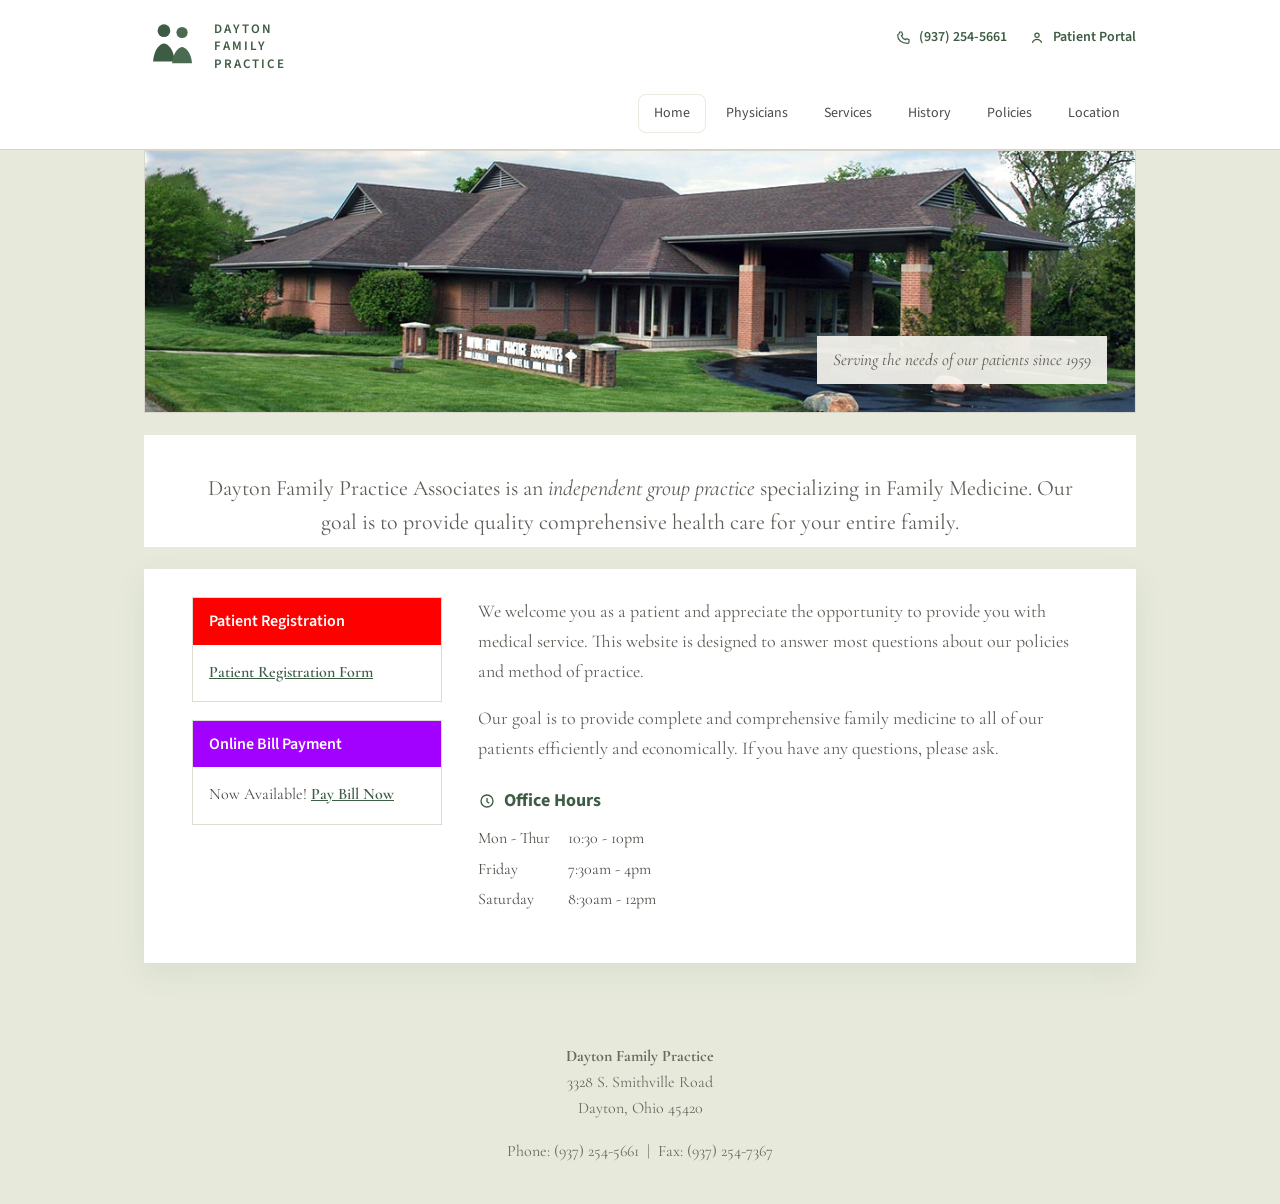
<file: index.html>
<!DOCTYPE html>
<html lang="en">
<head>
  <meta charset="UTF-8">
  <meta name="viewport" content="width=device-width, initial-scale=1.0">
  <title>Welcome | Dayton Family Practice</title>
  <link rel="preconnect" href="https://fonts.googleapis.com">
  <link rel="preconnect" href="https://fonts.gstatic.com" crossorigin>
  <link href="https://fonts.googleapis.com/css2?family=Cormorant+Garamond:ital,wght@0,400;0,500;0,600;1,400;1,500&family=Source+Sans+3:wght@400;600;700&display=swap" rel="stylesheet">
  <link rel="stylesheet" href="css/styles.css">
</head>
<body>
  <header id="site-header" class="site-header"></header>

  <main class="page">
    <section class="hero">
      <img src="img/office.jpg" alt="Dayton Family Practice clinic building">
      <div class="hero-caption">Serving the needs of our patients since 1959</div>
    </section>

    <p class="intro">
      Dayton Family Practice Associates is an <em>independent group practice</em> specializing in Family Medicine. Our goal is to provide quality comprehensive health care for your entire family.
    </p>

    <section class="content-card">
      <div class="home-grid">
        <aside class="side-boxes">
          <article class="box green">
            <h2>Patient Registration</h2>
            <div class="box-body">
              <a href="registration.html">Patient Registration Form</a>
            </div>
          </article>
          <article class="box purple">
            <h2>Online Bill Payment</h2>
            <div class="box-body">
              Now Available! <a href="pay.html">Pay Bill Now</a>
            </div>
          </article>
        </aside>

        <div class="copy">
          <p>We welcome you as a patient and appreciate the opportunity to provide you with medical service. This website is designed to answer most questions about our policies and method of practice.</p>
          <p>Our goal is to provide complete and comprehensive family medicine to all of our patients efficiently and economically. If you have any questions, please ask.</p>

          <div class="hours">
            <div class="hours-title">
              <svg width="18" height="18" viewBox="0 0 24 24" fill="none" stroke="currentColor" stroke-width="1.8"><circle cx="12" cy="12" r="8"/><path d="M12 8v5l3 2"/></svg>
              Office Hours
            </div>
            <table>
              <tr><td>Mon - Thur</td><td>10:30 - 10pm</td></tr>
              <tr><td>Friday</td><td>7:30am - 4pm</td></tr>
              <tr><td>Saturday</td><td>8:30am - 12pm</td></tr>
            </table>
          </div>
        </div>
      </div>
    </section>
  </main>

  <footer id="site-footer" class="site-footer"></footer>
  <script src="js/main.js"></script>
</body>
</html>
</file>
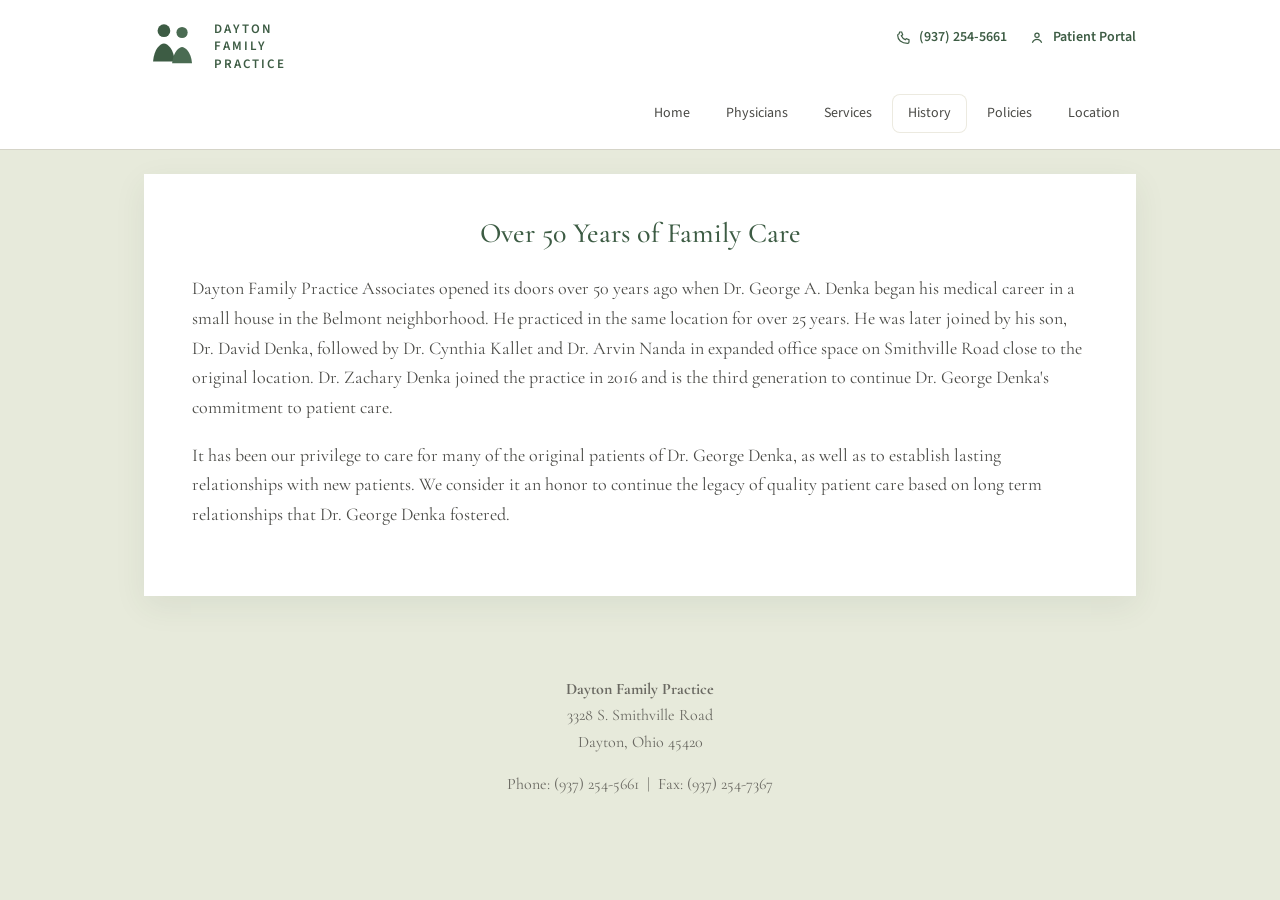
<file: history.html>
<!DOCTYPE html>
<html lang="en">
<head>
  <meta charset="UTF-8">
  <meta name="viewport" content="width=device-width, initial-scale=1.0">
  <title>Our History | Dayton Family Practice</title>
  <link rel="preconnect" href="https://fonts.googleapis.com">
  <link rel="preconnect" href="https://fonts.gstatic.com" crossorigin>
  <link href="https://fonts.googleapis.com/css2?family=Cormorant+Garamond:ital,wght@0,400;0,500;0,600;1,400;1,500&family=Source+Sans+3:wght@400;600;700&display=swap" rel="stylesheet">
  <link rel="stylesheet" href="css/styles.css">
</head>
<body>
  <header id="site-header" class="site-header"></header>
  <main class="page">
    <section class="content-card" style="margin-top:24px;">
      <h1 class="subhead">Over 50 Years of Family Care</h1>
      <p>Dayton Family Practice Associates opened its doors over 50 years ago when Dr. George A. Denka began his medical career in a small house in the Belmont neighborhood. He practiced in the same location for over 25 years. He was later joined by his son, Dr. David Denka, followed by Dr. Cynthia Kallet and Dr. Arvin Nanda in expanded office space on Smithville Road close to the original location. Dr. Zachary Denka joined the practice in 2016 and is the third generation to continue Dr. George Denka's commitment to patient care.</p>
      <p>It has been our privilege to care for many of the original patients of Dr. George Denka, as well as to establish lasting relationships with new patients. We consider it an honor to continue the legacy of quality patient care based on long term relationships that Dr. George Denka fostered.</p>
    </section>
  </main>
  <footer id="site-footer" class="site-footer"></footer>
  <script src="js/main.js"></script>
</body>
</html>
</file>
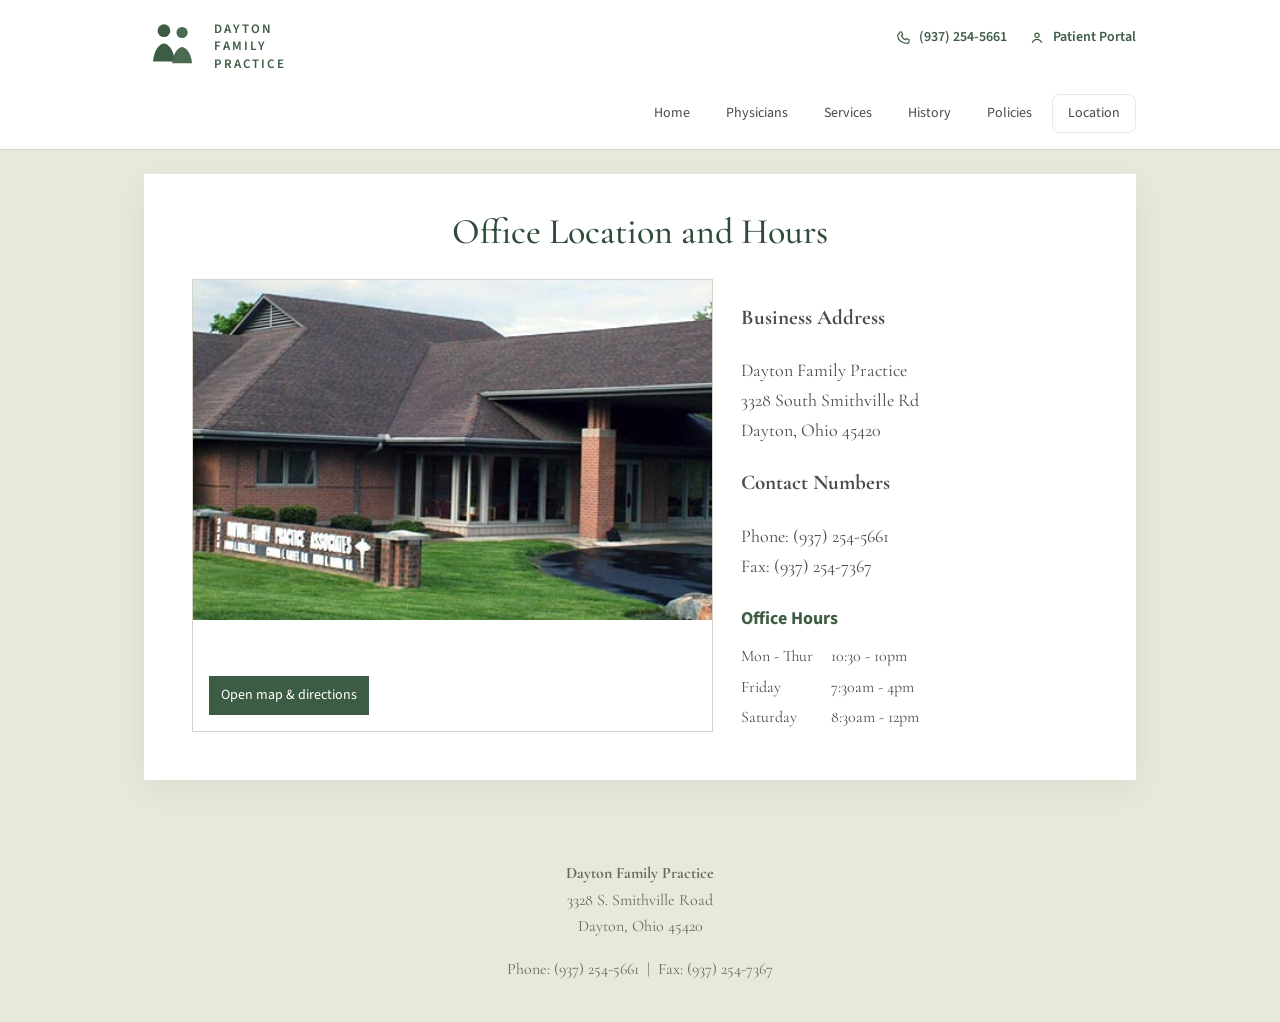
<file: location.html>
<!DOCTYPE html>
<html lang="en">
<head>
  <meta charset="UTF-8">
  <meta name="viewport" content="width=device-width, initial-scale=1.0">
  <title>Hours &amp; Location | Dayton Family Practice</title>
  <link rel="preconnect" href="https://fonts.googleapis.com">
  <link rel="preconnect" href="https://fonts.gstatic.com" crossorigin>
  <link href="https://fonts.googleapis.com/css2?family=Cormorant+Garamond:ital,wght@0,400;0,500;0,600;1,400;1,500&family=Source+Sans+3:wght@400;600;700&display=swap" rel="stylesheet">
  <link rel="stylesheet" href="css/styles.css">
</head>
<body>
  <header id="site-header" class="site-header"></header>
  <main class="page">
    <section class="content-card" style="margin-top:24px;">
      <h1 class="page-title">Office Location and Hours</h1>
      <div class="location-grid">
        <a class="map-frame" href="https://www.google.com/maps/search/?api=1&query=3328+S+Smithville+Road+Dayton+OH+45420" target="_blank" rel="noopener">
          <img src="img/office.jpg" alt="Dayton Family Practice office">
          <span class="map-cta">Open map &amp; directions</span>
        </a>
        <div>
          <h3>Business Address</h3>
          <p>Dayton Family Practice<br>3328 South Smithville Rd<br>Dayton, Ohio 45420</p>
          <h3>Contact Numbers</h3>
          <p>Phone: (937) 254-5661<br>Fax: (937) 254-7367</p>
          <div class="hours">
            <div class="hours-title">Office Hours</div>
            <table>
              <tr><td>Mon - Thur</td><td>10:30 - 10pm</td></tr>
              <tr><td>Friday</td><td>7:30am - 4pm</td></tr>
              <tr><td>Saturday</td><td>8:30am - 12pm</td></tr>
            </table>
          </div>
        </div>
      </div>
    </section>
  </main>
  <footer id="site-footer" class="site-footer"></footer>
  <script src="js/main.js"></script>
</body>
</html>
</file>
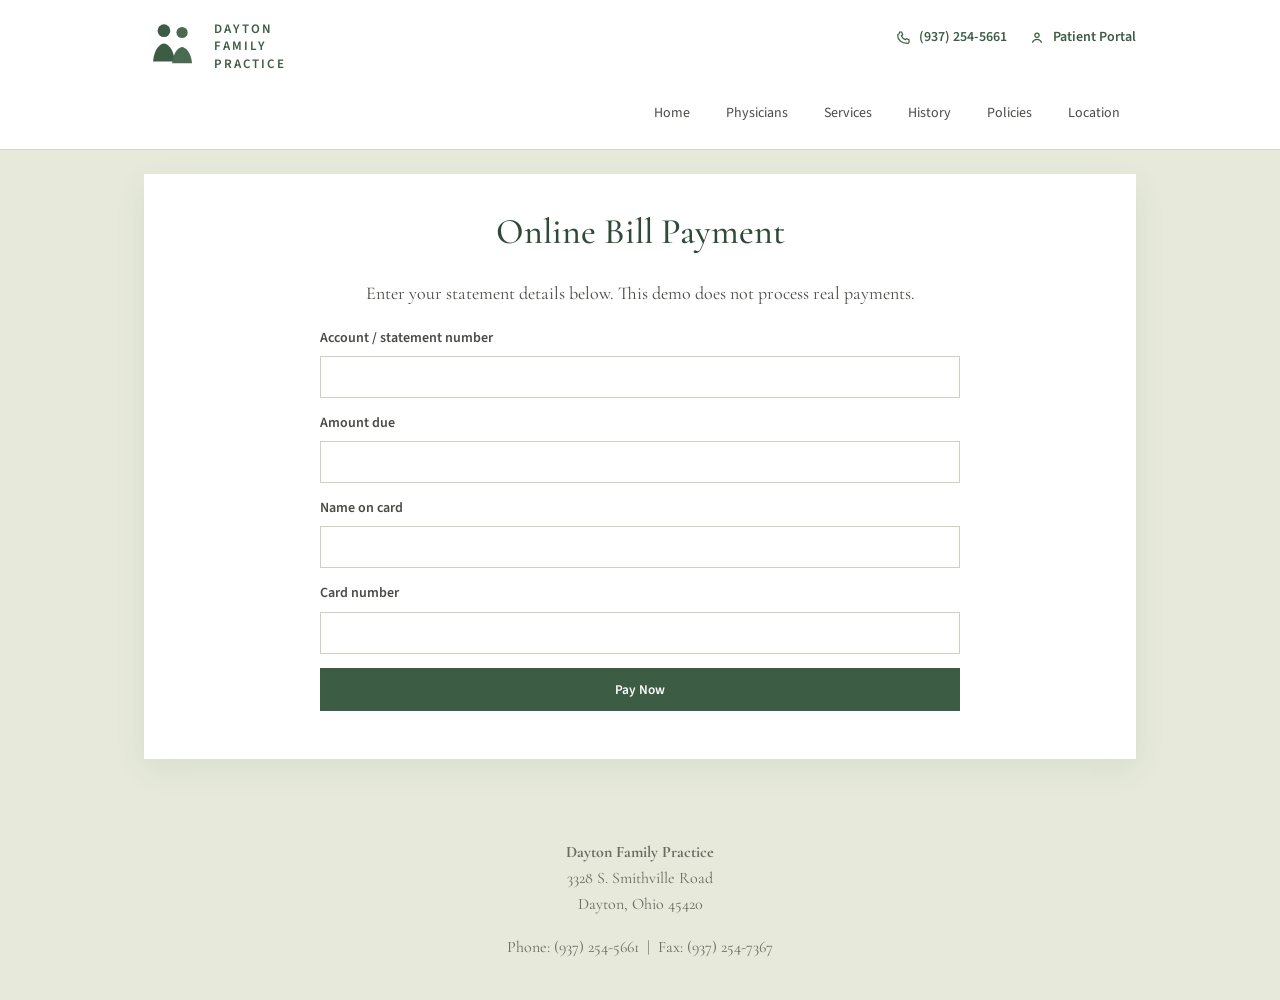
<file: pay.html>
<!DOCTYPE html>
<html lang="en">
<head>
  <meta charset="UTF-8">
  <meta name="viewport" content="width=device-width, initial-scale=1.0">
  <title>Pay Bill | Dayton Family Practice</title>
  <link rel="preconnect" href="https://fonts.googleapis.com">
  <link rel="preconnect" href="https://fonts.gstatic.com" crossorigin>
  <link href="https://fonts.googleapis.com/css2?family=Cormorant+Garamond:ital,wght@0,400;0,500;0,600;1,400;1,500&family=Source+Sans+3:wght@400;600;700&display=swap" rel="stylesheet">
  <link rel="stylesheet" href="css/styles.css">
</head>
<body>
  <header id="site-header" class="site-header"></header>
  <main class="page">
    <section class="content-card" style="margin-top:24px;">
      <h1 class="page-title">Online Bill Payment</h1>
      <p style="text-align:center;">Enter your statement details below. This demo does not process real payments.</p>
      <form class="form" id="pay-form">
        <label>Account / statement number <input name="account" required></label>
        <label>Amount due <input type="number" min="1" step="0.01" name="amount" required></label>
        <label>Name on card <input name="cardname" required></label>
        <label>Card number <input name="card" inputmode="numeric" maxlength="19" required></label>
        <button class="btn" type="submit">Pay Now</button>
        <div class="toast" id="pay-toast">Payment simulation complete. No charges were made.</div>
      </form>
    </section>
  </main>
  <footer id="site-footer" class="site-footer"></footer>
  <script src="js/main.js"></script>
  <script>
    document.getElementById("pay-form").addEventListener("submit", (event) => {
      event.preventDefault();
      document.getElementById("pay-toast").style.display = "block";
      event.target.reset();
    });
  </script>
</body>
</html>
</file>
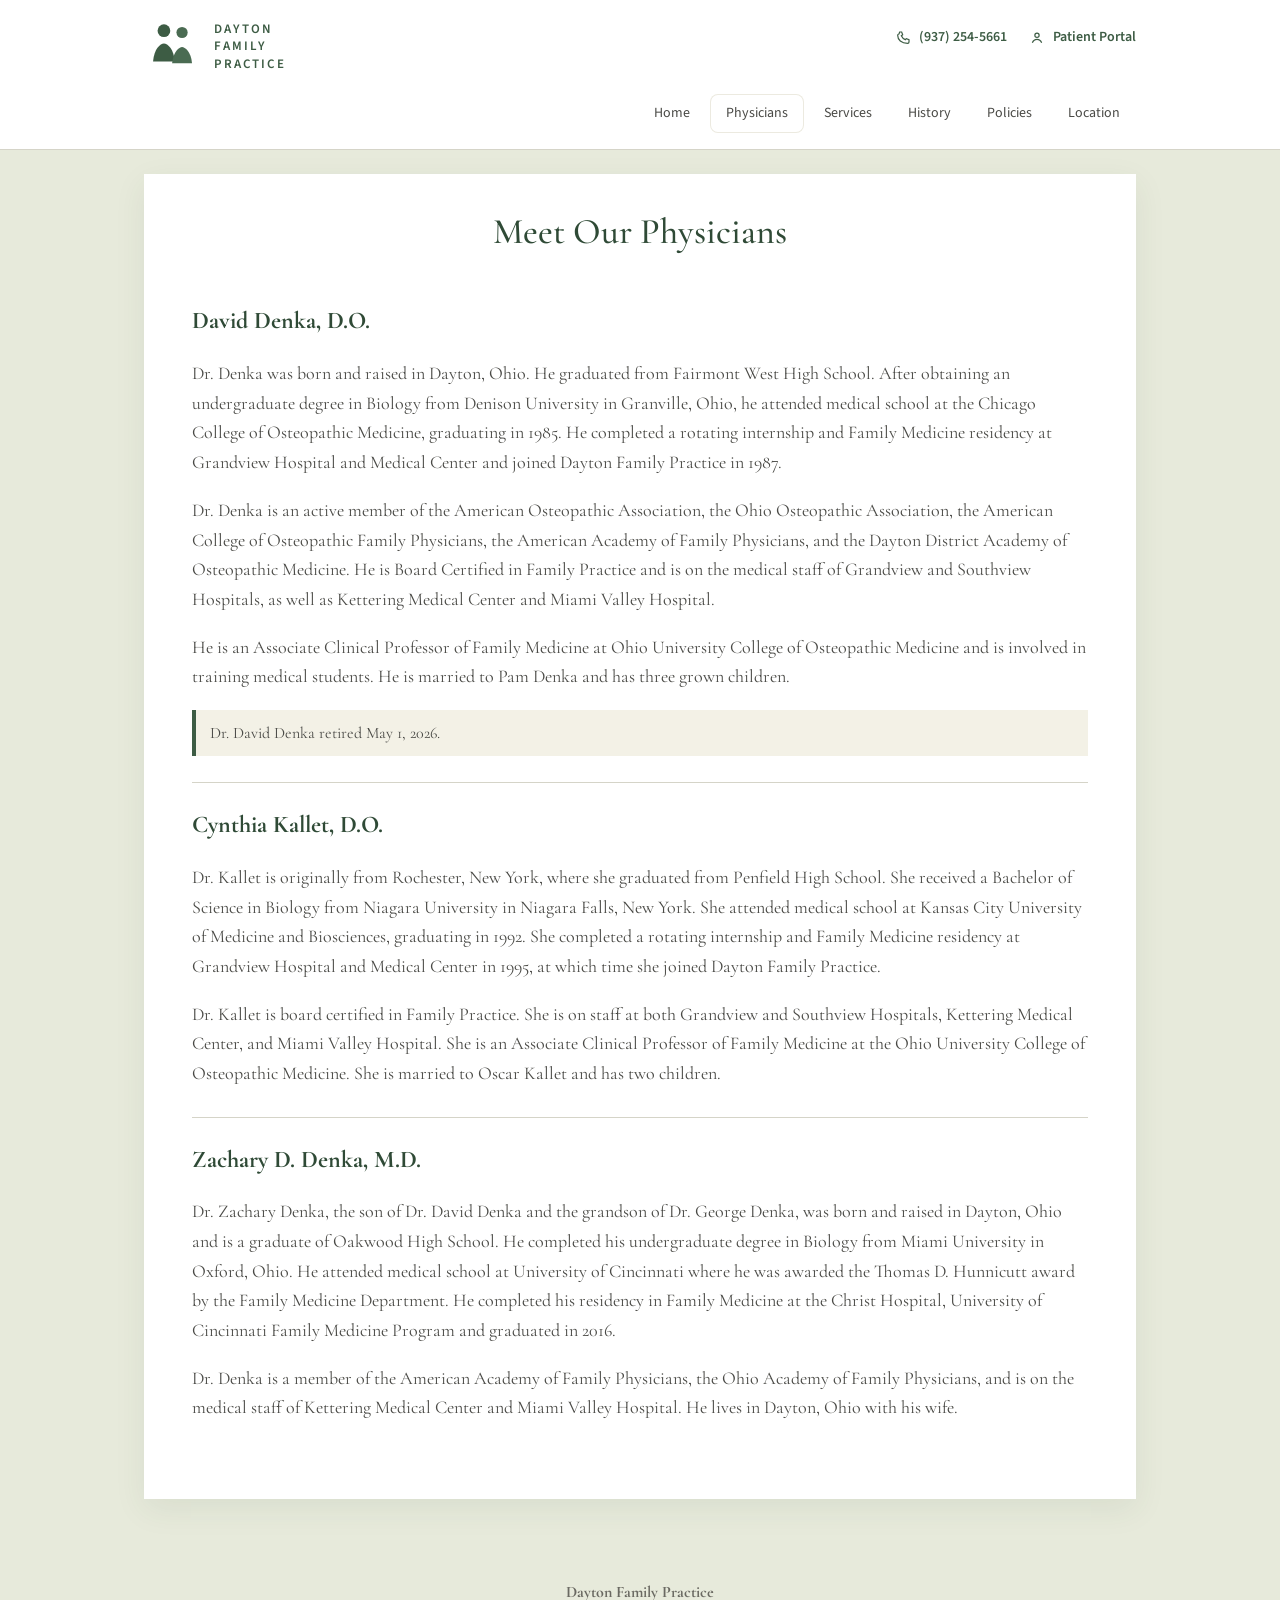
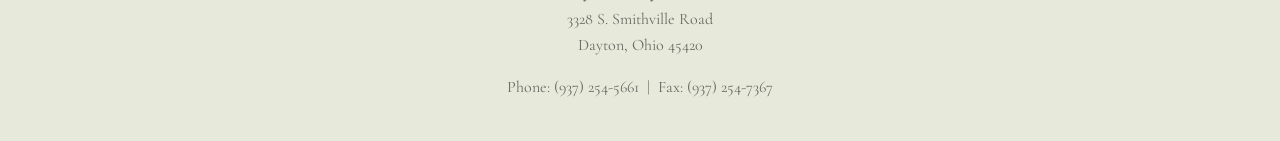
<file: physicians.html>
<!DOCTYPE html>
<html lang="en">
<head>
  <meta charset="UTF-8">
  <meta name="viewport" content="width=device-width, initial-scale=1.0">
  <title>Our Physicians | Dayton Family Practice</title>
  <link rel="preconnect" href="https://fonts.googleapis.com">
  <link rel="preconnect" href="https://fonts.gstatic.com" crossorigin>
  <link href="https://fonts.googleapis.com/css2?family=Cormorant+Garamond:ital,wght@0,400;0,500;0,600;1,400;1,500&family=Source+Sans+3:wght@400;600;700&display=swap" rel="stylesheet">
  <link rel="stylesheet" href="css/styles.css">
</head>
<body>
  <header id="site-header" class="site-header"></header>
  <main class="page">
    <section class="content-card" style="margin-top:24px;">
      <h1 class="page-title">Meet Our Physicians</h1>

      <article class="physician">
        <h3>David Denka, D.O.</h3>
        <p>Dr. Denka was born and raised in Dayton, Ohio. He graduated from Fairmont West High School. After obtaining an undergraduate degree in Biology from Denison University in Granville, Ohio, he attended medical school at the Chicago College of Osteopathic Medicine, graduating in 1985. He completed a rotating internship and Family Medicine residency at Grandview Hospital and Medical Center and joined Dayton Family Practice in 1987.</p>
        <p>Dr. Denka is an active member of the American Osteopathic Association, the Ohio Osteopathic Association, the American College of Osteopathic Family Physicians, the American Academy of Family Physicians, and the Dayton District Academy of Osteopathic Medicine. He is Board Certified in Family Practice and is on the medical staff of Grandview and Southview Hospitals, as well as Kettering Medical Center and Miami Valley Hospital.</p>
        <p>He is an Associate Clinical Professor of Family Medicine at Ohio University College of Osteopathic Medicine and is involved in training medical students. He is married to Pam Denka and has three grown children.</p>
        <p class="note">Dr. David Denka retired May 1, 2026.</p>
      </article>

      <article class="physician">
        <h3>Cynthia Kallet, D.O.</h3>
        <p>Dr. Kallet is originally from Rochester, New York, where she graduated from Penfield High School. She received a Bachelor of Science in Biology from Niagara University in Niagara Falls, New York. She attended medical school at Kansas City University of Medicine and Biosciences, graduating in 1992. She completed a rotating internship and Family Medicine residency at Grandview Hospital and Medical Center in 1995, at which time she joined Dayton Family Practice.</p>
        <p>Dr. Kallet is board certified in Family Practice. She is on staff at both Grandview and Southview Hospitals, Kettering Medical Center, and Miami Valley Hospital. She is an Associate Clinical Professor of Family Medicine at the Ohio University College of Osteopathic Medicine. She is married to Oscar Kallet and has two children.</p>
      </article>

      <article class="physician">
        <h3>Zachary D. Denka, M.D.</h3>
        <p>Dr. Zachary Denka, the son of Dr. David Denka and the grandson of Dr. George Denka, was born and raised in Dayton, Ohio and is a graduate of Oakwood High School. He completed his undergraduate degree in Biology from Miami University in Oxford, Ohio. He attended medical school at University of Cincinnati where he was awarded the Thomas D. Hunnicutt award by the Family Medicine Department. He completed his residency in Family Medicine at the Christ Hospital, University of Cincinnati Family Medicine Program and graduated in 2016.</p>
        <p>Dr. Denka is a member of the American Academy of Family Physicians, the Ohio Academy of Family Physicians, and is on the medical staff of Kettering Medical Center and Miami Valley Hospital. He lives in Dayton, Ohio with his wife.</p>
      </article>
    </section>
  </main>
  <footer id="site-footer" class="site-footer"></footer>
  <script src="js/main.js"></script>
</body>
</html>
</file>
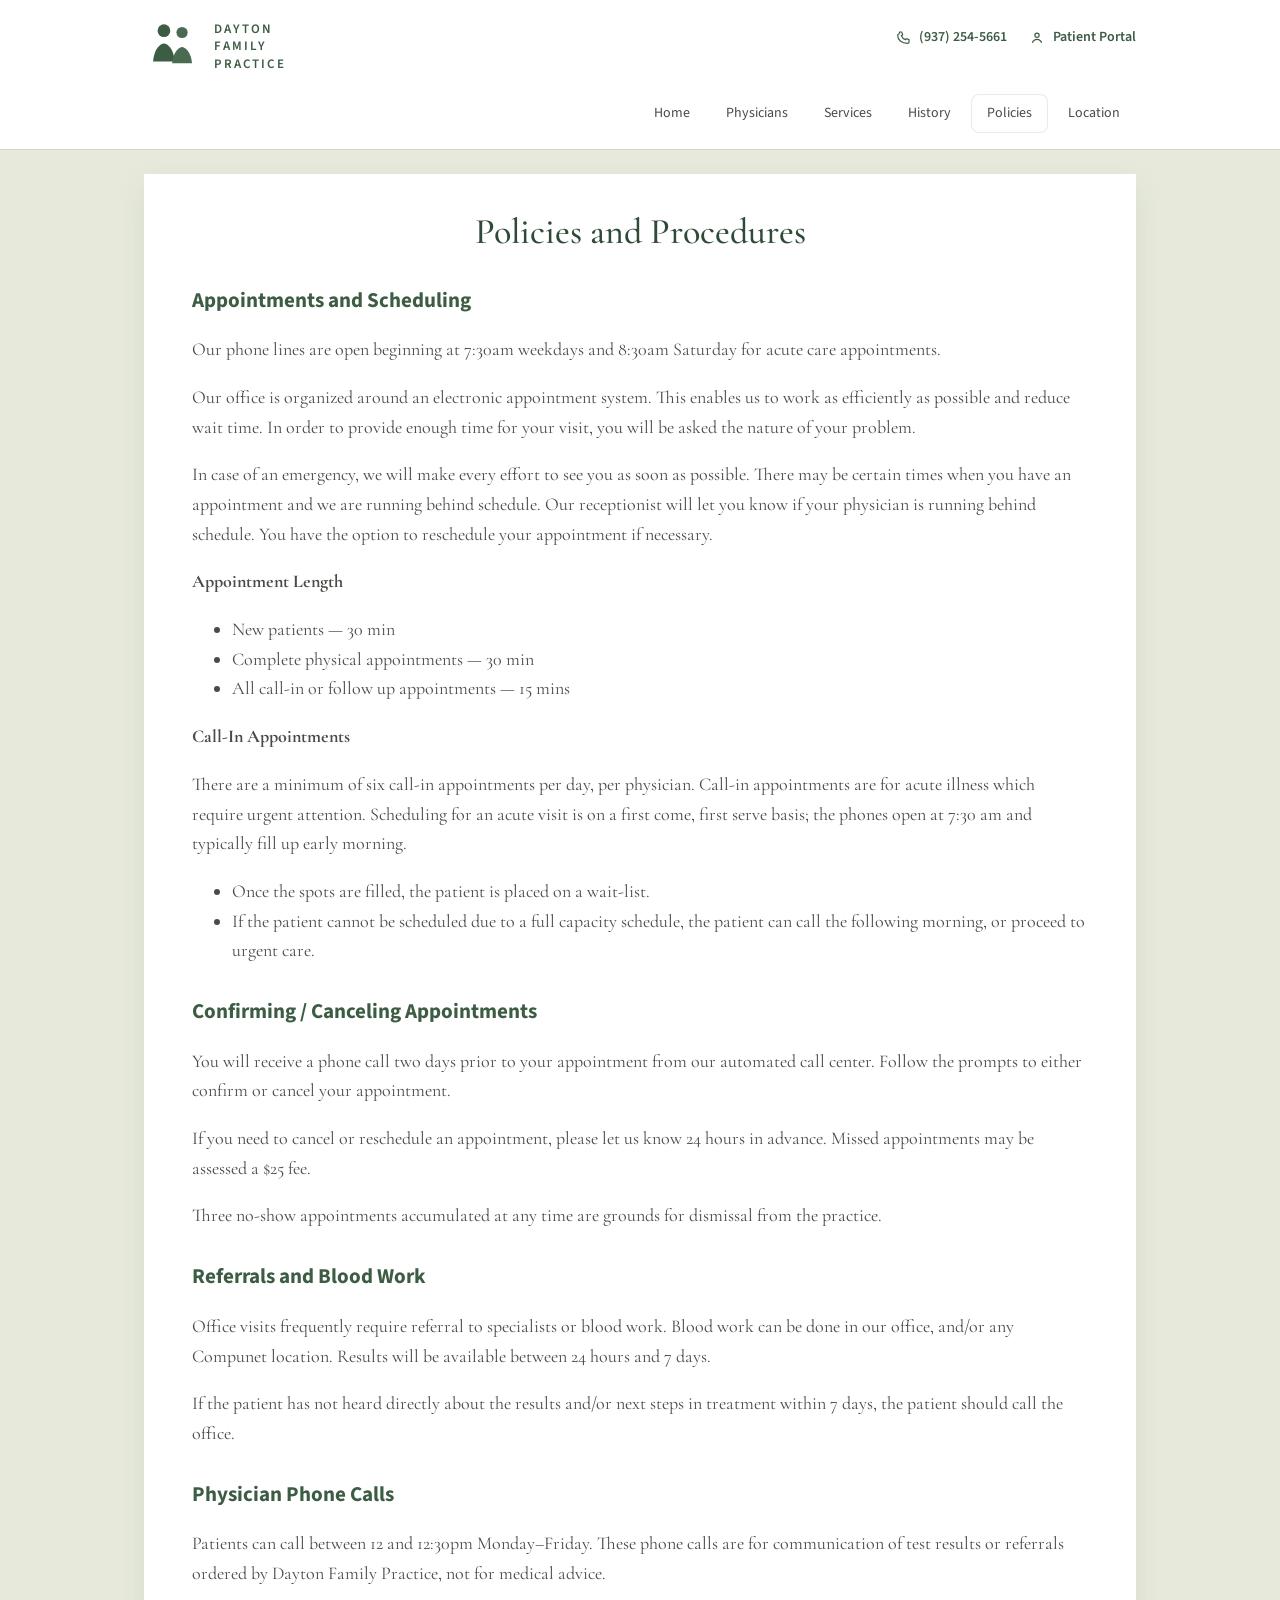
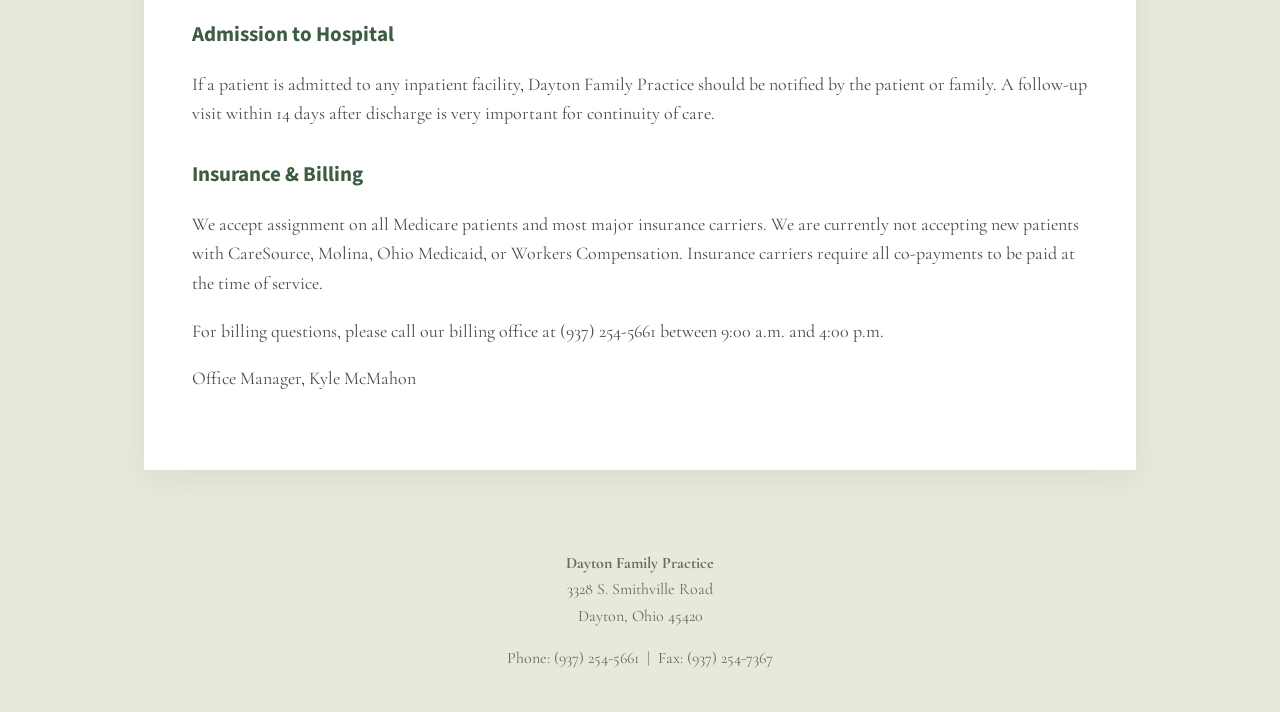
<file: policies.html>
<!DOCTYPE html>
<html lang="en">
<head>
  <meta charset="UTF-8">
  <meta name="viewport" content="width=device-width, initial-scale=1.0">
  <title>Policies and Procedures | Dayton Family Practice</title>
  <link rel="preconnect" href="https://fonts.googleapis.com">
  <link rel="preconnect" href="https://fonts.gstatic.com" crossorigin>
  <link href="https://fonts.googleapis.com/css2?family=Cormorant+Garamond:ital,wght@0,400;0,500;0,600;1,400;1,500&family=Source+Sans+3:wght@400;600;700&display=swap" rel="stylesheet">
  <link rel="stylesheet" href="css/styles.css">
</head>
<body>
  <header id="site-header" class="site-header"></header>
  <main class="page">
    <section class="content-card" style="margin-top:24px;">
      <h1 class="page-title">Policies and Procedures</h1>

      <div class="policy-block">
        <h3>Appointments and Scheduling</h3>
        <p>Our phone lines are open beginning at 7:30am weekdays and 8:30am Saturday for acute care appointments.</p>
        <p>Our office is organized around an electronic appointment system. This enables us to work as efficiently as possible and reduce wait time. In order to provide enough time for your visit, you will be asked the nature of your problem.</p>
        <p>In case of an emergency, we will make every effort to see you as soon as possible. There may be certain times when you have an appointment and we are running behind schedule. Our receptionist will let you know if your physician is running behind schedule. You have the option to reschedule your appointment if necessary.</p>
        <p><strong>Appointment Length</strong></p>
        <ul>
          <li>New patients — 30 min</li>
          <li>Complete physical appointments — 30 min</li>
          <li>All call-in or follow up appointments — 15 mins</li>
        </ul>
        <p><strong>Call-In Appointments</strong></p>
        <p>There are a minimum of six call-in appointments per day, per physician. Call-in appointments are for acute illness which require urgent attention. Scheduling for an acute visit is on a first come, first serve basis; the phones open at 7:30 am and typically fill up early morning.</p>
        <ul>
          <li>Once the spots are filled, the patient is placed on a wait-list.</li>
          <li>If the patient cannot be scheduled due to a full capacity schedule, the patient can call the following morning, or proceed to urgent care.</li>
        </ul>
      </div>

      <div class="policy-block">
        <h3>Confirming / Canceling Appointments</h3>
        <p>You will receive a phone call two days prior to your appointment from our automated call center. Follow the prompts to either confirm or cancel your appointment.</p>
        <p>If you need to cancel or reschedule an appointment, please let us know 24 hours in advance. Missed appointments may be assessed a $25 fee.</p>
        <p>Three no-show appointments accumulated at any time are grounds for dismissal from the practice.</p>
      </div>

      <div class="policy-block">
        <h3>Referrals and Blood Work</h3>
        <p>Office visits frequently require referral to specialists or blood work. Blood work can be done in our office, and/or any Compunet location. Results will be available between 24 hours and 7 days.</p>
        <p>If the patient has not heard directly about the results and/or next steps in treatment within 7 days, the patient should call the office.</p>
      </div>

      <div class="policy-block">
        <h3>Physician Phone Calls</h3>
        <p>Patients can call between 12 and 12:30pm Monday–Friday. These phone calls are for communication of test results or referrals ordered by Dayton Family Practice, not for medical advice.</p>
      </div>

      <div class="policy-block">
        <h3>Admission to Hospital</h3>
        <p>If a patient is admitted to any inpatient facility, Dayton Family Practice should be notified by the patient or family. A follow-up visit within 14 days after discharge is very important for continuity of care.</p>
      </div>

      <div class="policy-block">
        <h3>Insurance &amp; Billing</h3>
        <p>We accept assignment on all Medicare patients and most major insurance carriers. We are currently not accepting new patients with CareSource, Molina, Ohio Medicaid, or Workers Compensation. Insurance carriers require all co-payments to be paid at the time of service.</p>
        <p>For billing questions, please call our billing office at (937) 254-5661 between 9:00 a.m. and 4:00 p.m.</p>
        <p>Office Manager, Kyle McMahon</p>
      </div>
    </section>
  </main>
  <footer id="site-footer" class="site-footer"></footer>
  <script src="js/main.js"></script>
</body>
</html>
</file>
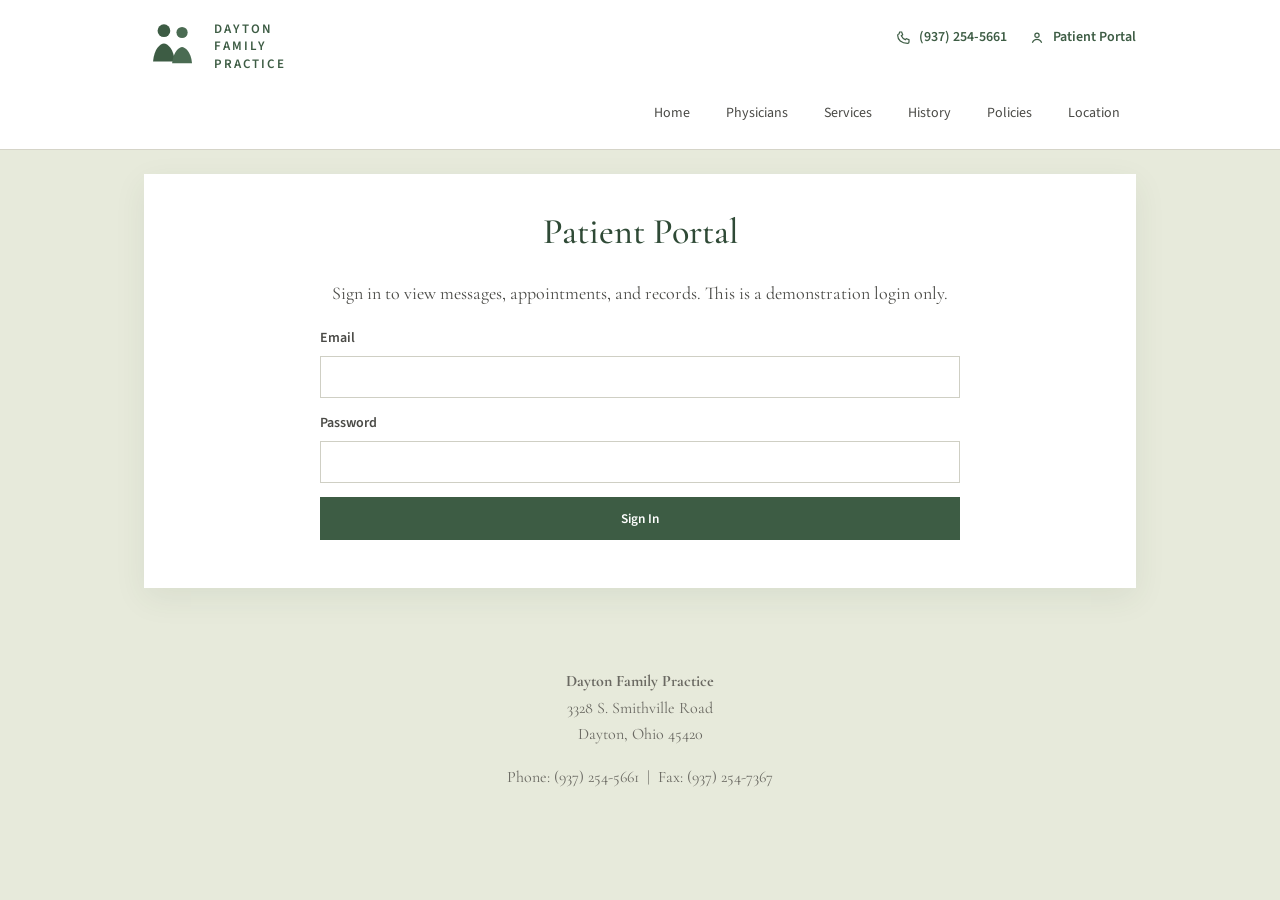
<file: portal.html>
<!DOCTYPE html>
<html lang="en">
<head>
  <meta charset="UTF-8">
  <meta name="viewport" content="width=device-width, initial-scale=1.0">
  <title>Patient Portal | Dayton Family Practice</title>
  <link rel="preconnect" href="https://fonts.googleapis.com">
  <link rel="preconnect" href="https://fonts.gstatic.com" crossorigin>
  <link href="https://fonts.googleapis.com/css2?family=Cormorant+Garamond:ital,wght@0,400;0,500;0,600;1,400;1,500&family=Source+Sans+3:wght@400;600;700&display=swap" rel="stylesheet">
  <link rel="stylesheet" href="css/styles.css">
</head>
<body>
  <header id="site-header" class="site-header"></header>
  <main class="page">
    <section class="content-card" style="margin-top:24px;">
      <h1 class="page-title">Patient Portal</h1>
      <p style="text-align:center;">Sign in to view messages, appointments, and records. This is a demonstration login only.</p>
      <form class="form" id="portal-form">
        <label>Email <input type="email" required></label>
        <label>Password <input type="password" required></label>
        <button class="btn" type="submit">Sign In</button>
        <div class="toast" id="portal-toast">Portal access is not connected in this demo. Please call (937) 254-5661 for assistance.</div>
      </form>
    </section>
  </main>
  <footer id="site-footer" class="site-footer"></footer>
  <script src="js/main.js"></script>
  <script>
    document.getElementById("portal-form").addEventListener("submit", (event) => {
      event.preventDefault();
      document.getElementById("portal-toast").style.display = "block";
    });
  </script>
</body>
</html>
</file>
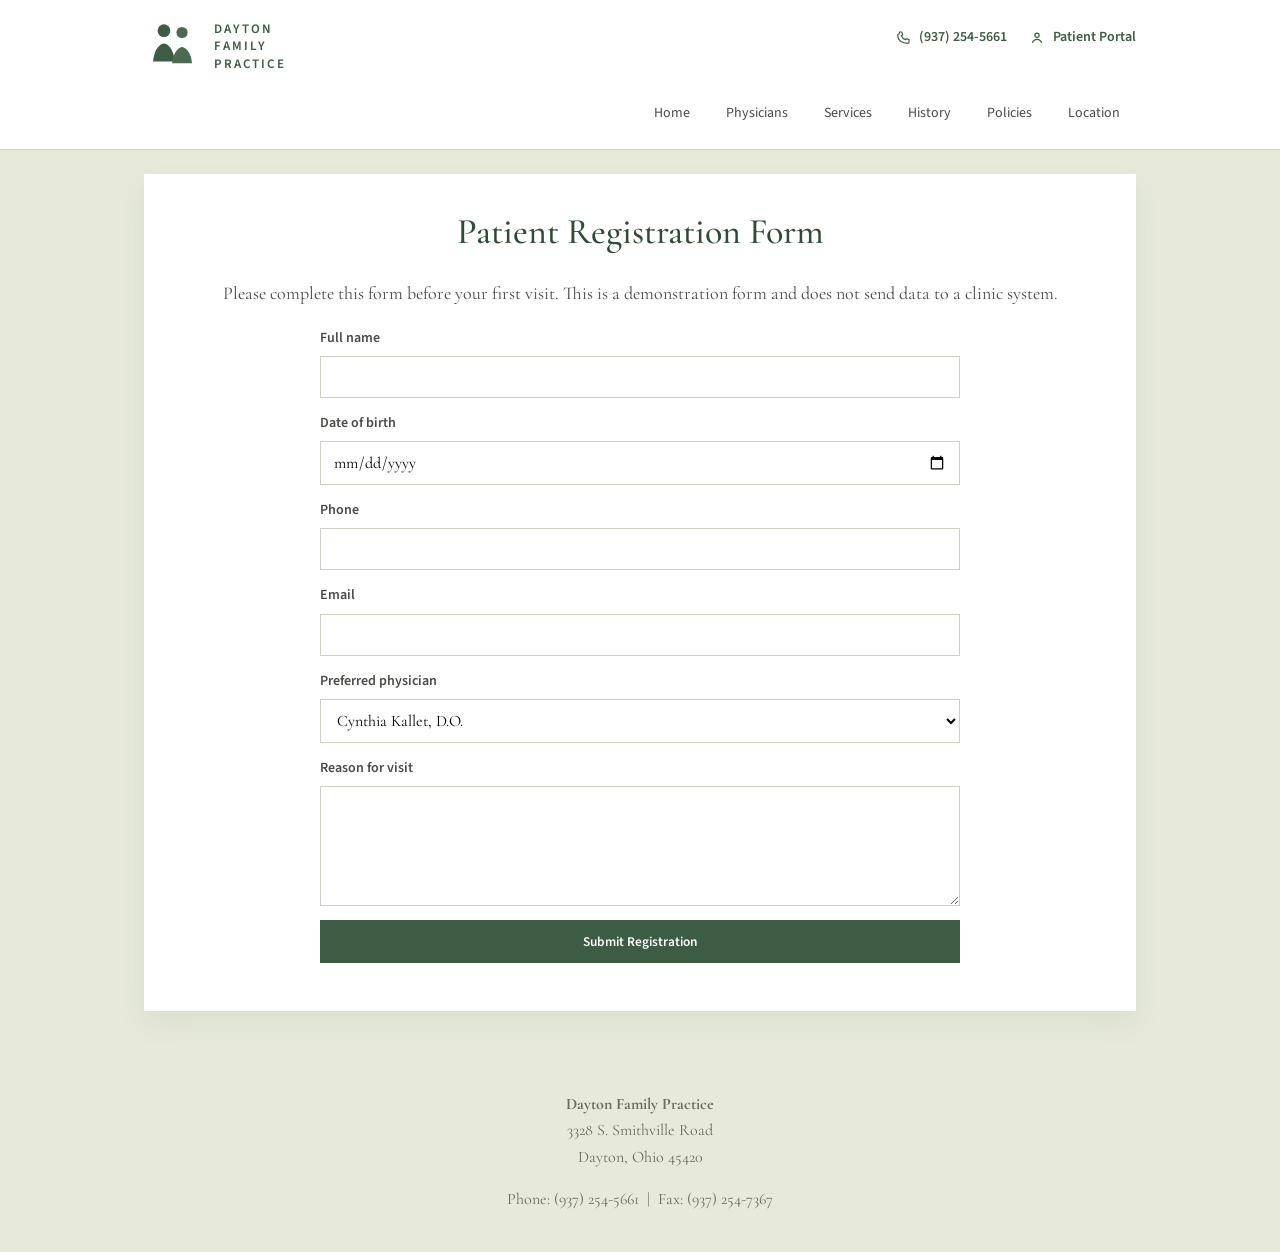
<file: registration.html>
<!DOCTYPE html>
<html lang="en">
<head>
  <meta charset="UTF-8">
  <meta name="viewport" content="width=device-width, initial-scale=1.0">
  <title>Patient Registration | Dayton Family Practice</title>
  <link rel="preconnect" href="https://fonts.googleapis.com">
  <link rel="preconnect" href="https://fonts.gstatic.com" crossorigin>
  <link href="https://fonts.googleapis.com/css2?family=Cormorant+Garamond:ital,wght@0,400;0,500;0,600;1,400;1,500&family=Source+Sans+3:wght@400;600;700&display=swap" rel="stylesheet">
  <link rel="stylesheet" href="css/styles.css">
</head>
<body>
  <header id="site-header" class="site-header"></header>
  <main class="page">
    <section class="content-card" style="margin-top:24px;">
      <h1 class="page-title">Patient Registration Form</h1>
      <p style="text-align:center;">Please complete this form before your first visit. This is a demonstration form and does not send data to a clinic system.</p>
      <form class="form" id="reg-form">
        <label>Full name <input name="name" required></label>
        <label>Date of birth <input type="date" name="dob" required></label>
        <label>Phone <input type="tel" name="phone" required></label>
        <label>Email <input type="email" name="email"></label>
        <label>Preferred physician
          <select name="physician">
            <option>Cynthia Kallet, D.O.</option>
            <option>Zachary D. Denka, M.D.</option>
            <option>No preference</option>
          </select>
        </label>
        <label>Reason for visit <textarea name="reason" required></textarea></label>
        <button class="btn" type="submit">Submit Registration</button>
        <div class="toast" id="reg-toast">Thank you. Your registration details have been recorded locally for this demo.</div>
      </form>
    </section>
  </main>
  <footer id="site-footer" class="site-footer"></footer>
  <script src="js/main.js"></script>
  <script>
    document.getElementById("reg-form").addEventListener("submit", (event) => {
      event.preventDefault();
      document.getElementById("reg-toast").style.display = "block";
      event.target.reset();
    });
  </script>
</body>
</html>
</file>
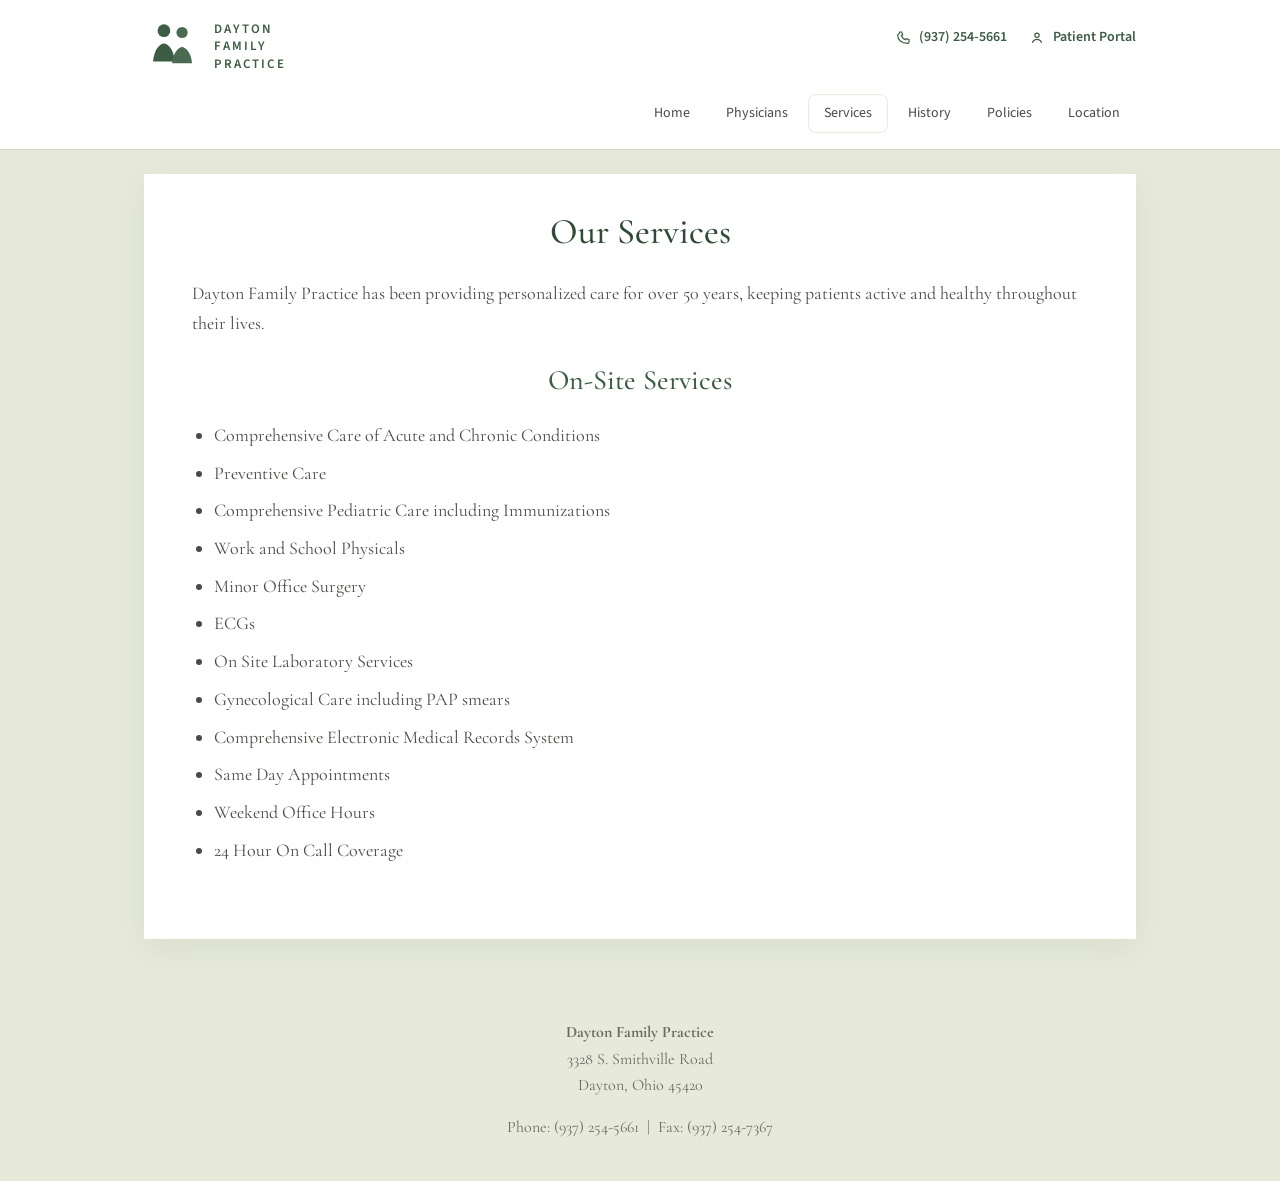
<file: services.html>
<!DOCTYPE html>
<html lang="en">
<head>
  <meta charset="UTF-8">
  <meta name="viewport" content="width=device-width, initial-scale=1.0">
  <title>Services | Dayton Family Practice</title>
  <link rel="preconnect" href="https://fonts.googleapis.com">
  <link rel="preconnect" href="https://fonts.gstatic.com" crossorigin>
  <link href="https://fonts.googleapis.com/css2?family=Cormorant+Garamond:ital,wght@0,400;0,500;0,600;1,400;1,500&family=Source+Sans+3:wght@400;600;700&display=swap" rel="stylesheet">
  <link rel="stylesheet" href="css/styles.css">
</head>
<body>
  <header id="site-header" class="site-header"></header>
  <main class="page">
    <section class="content-card" style="margin-top:24px;">
      <h1 class="page-title">Our Services</h1>
      <p>Dayton Family Practice has been providing personalized care for over 50 years, keeping patients active and healthy throughout their lives.</p>
      <h2 class="subhead">On-Site Services</h2>
      <ul class="services-list">
        <li>Comprehensive Care of Acute and Chronic Conditions</li>
        <li>Preventive Care</li>
        <li>Comprehensive Pediatric Care including Immunizations</li>
        <li>Work and School Physicals</li>
        <li>Minor Office Surgery</li>
        <li>ECGs</li>
        <li>On Site Laboratory Services</li>
        <li>Gynecological Care including PAP smears</li>
        <li>Comprehensive Electronic Medical Records System</li>
        <li>Same Day Appointments</li>
        <li>Weekend Office Hours</li>
        <li>24 Hour On Call Coverage</li>
      </ul>
    </section>
  </main>
  <footer id="site-footer" class="site-footer"></footer>
  <script src="js/main.js"></script>
</body>
</html>
</file>
<file: css/styles.css>
:root {
  --bg: #e7eadb;
  --paper: #f7f6f0;
  --white: #ffffff;
  --ink: #4a4a46;
  --muted: #6b6b64;
  --green: #3d5c44;
  --green-dark: #2f4a36;
  --green-bar: #ff0000;
  --purple-bar: #a200ff;
  --line: #d5d4c8;
  --accent: #8a7a4d;
  --shadow: 0 10px 30px rgba(47, 74, 54, 0.08);
  --serif: "Cormorant Garamond", Georgia, "Times New Roman", serif;
  --sans: "Source Sans 3", "Segoe UI", sans-serif;
}

* { box-sizing: border-box; }
html { scroll-behavior: smooth; }
body {
  margin: 0;
  background: var(--bg);
  color: var(--ink);
  font-family: var(--serif);
  font-size: 18px;
  line-height: 1.65;
}

img { max-width: 100%; display: block; }
a { color: var(--green); }
a:hover { color: var(--green-dark); }

.site-header {
  background: var(--white);
  border-bottom: 1px solid var(--line);
}

.header-inner {
  max-width: 1040px;
  margin: 0 auto;
  padding: 18px 24px 0;
}

.header-top {
  display: flex;
  align-items: flex-start;
  justify-content: space-between;
  gap: 24px;
}

.brand {
  display: flex;
  align-items: center;
  gap: 12px;
  text-decoration: none;
  color: inherit;
}

.brand svg { width: 58px; height: 58px; flex-shrink: 0; }

.brand-text {
  font-family: var(--sans);
  letter-spacing: 0.16em;
  text-transform: uppercase;
  color: var(--green);
  font-weight: 600;
  font-size: 13px;
  line-height: 1.35;
}

.header-actions {
  display: flex;
  align-items: center;
  gap: 22px;
  padding-top: 8px;
  font-family: var(--sans);
  font-size: 14px;
}

.header-actions a {
  display: inline-flex;
  align-items: center;
  gap: 8px;
  text-decoration: none;
  color: var(--green);
  font-weight: 600;
}

.header-actions a:hover { text-decoration: underline; }

.nav-wrap {
  display: flex;
  justify-content: flex-end;
  padding: 18px 0 16px;
}

.main-nav {
  display: flex;
  flex-wrap: wrap;
  gap: 4px;
}

.main-nav a {
  font-family: var(--sans);
  font-size: 14px;
  color: var(--ink);
  text-decoration: none;
  padding: 8px 16px;
  border-radius: 8px;
}

.main-nav a:hover,
.main-nav a.active {
  background: #f3f1e8;
}

.main-nav a.active {
  background: var(--white);
  box-shadow: inset 0 0 0 1px #eceae0;
}

.page {
  max-width: 1040px;
  margin: 0 auto;
  padding: 0 24px 64px;
}

.hero {
  margin-top: 0;
  position: relative;
  overflow: hidden;
  border: 1px solid #d9d7cb;
  background: #c9c4b3;
}

.hero img {
  width: 100%;
  height: auto;
  display: block;
}

.hero-caption {
  position: absolute;
  right: 28px;
  bottom: 28px;
  background: rgba(247, 246, 240, 0.92);
  padding: 10px 16px;
  font-style: italic;
  color: #5c5a52;
  font-size: 17px;
  z-index: 2;
}

.intro {
  background: var(--white);
  padding: 36px 48px 8px;
  text-align: center;
  color: #5d5c56;
  font-size: 22px;
  line-height: 1.55;
}

.intro em { font-style: italic; }

.content-card {
  background: var(--white);
  padding: 28px 48px 48px;
  box-shadow: var(--shadow);
}

.home-grid {
  display: grid;
  grid-template-columns: 250px 1fr;
  gap: 36px;
  align-items: start;
}

.side-boxes { display: grid; gap: 18px; }

.box {
  border: 1px solid #dddcd3;
  background: var(--white);
}

.box h2 {
  margin: 0;
  padding: 10px 16px;
  color: white;
  font-family: var(--sans);
  font-size: 16px;
  font-weight: 600;
}

.box.green h2 { background: var(--green-bar); }
.box.purple h2 { background: var(--purple-bar); }

.box .box-body {
  padding: 14px 16px 16px;
  font-size: 16px;
}

.box a { font-weight: 600; }

.copy p { margin: 0 0 18px; color: #5d5c56; }

.hours {
  margin-top: 22px;
  color: #4f4e48;
}

.hours-title {
  display: flex;
  align-items: center;
  gap: 8px;
  font-family: var(--sans);
  font-weight: 700;
  color: var(--green);
  margin-bottom: 8px;
}

.hours table {
  border-collapse: collapse;
  font-size: 16px;
}

.hours td {
  padding: 2px 18px 2px 0;
  vertical-align: top;
}

.page-title {
  font-size: 36px;
  font-weight: 500;
  color: var(--green-dark);
  margin: 0 0 18px;
  text-align: center;
}

.subhead {
  font-size: 28px;
  color: var(--green);
  font-weight: 500;
  margin: 8px 0 16px;
  text-align: center;
}

.physician {
  padding: 22px 0 10px;
  border-top: 1px solid var(--line);
}

.physician:first-of-type { border-top: none; }

.physician h3 {
  font-size: 24px;
  color: var(--green-dark);
  margin: 0 0 10px;
}

.note {
  background: #f3f1e6;
  border-left: 4px solid var(--green);
  padding: 10px 14px;
  font-size: 16px;
}

.services-list {
  columns: 1;
  padding-left: 22px;
}

.services-list li { margin-bottom: 8px; }

.policy-block { margin-bottom: 28px; }
.policy-block h3 {
  font-family: var(--sans);
  color: var(--green);
  margin-bottom: 8px;
}

.location-grid {
  display: grid;
  grid-template-columns: 1.2fr 0.8fr;
  gap: 28px;
}

.map-frame {
  position: relative;
  display: block;
  width: 100%;
  min-height: 280px;
  border: 1px solid var(--line);
  overflow: hidden;
  text-decoration: none;
}

.map-frame img {
  width: 100%;
  height: 340px;
  object-fit: cover;
}

.map-cta {
  position: absolute;
  left: 16px;
  bottom: 16px;
  background: var(--green);
  color: white;
  font-family: var(--sans);
  font-size: 14px;
  padding: 8px 12px;
}

.form {
  display: grid;
  gap: 14px;
  max-width: 640px;
  margin: 0 auto;
}

.form label {
  font-family: var(--sans);
  font-size: 14px;
  font-weight: 600;
  display: grid;
  gap: 6px;
}

.form input,
.form select,
.form textarea {
  font: 16px var(--serif);
  padding: 10px 12px;
  border: 1px solid #cfcfc4;
  background: #fff;
}

.form textarea { min-height: 120px; resize: vertical; }

.btn {
  font-family: var(--sans);
  border: 0;
  background: var(--green);
  color: white;
  padding: 12px 20px;
  cursor: pointer;
  font-weight: 600;
}

.btn:hover { background: var(--green-dark); }

.btn.ghost {
  background: transparent;
  color: var(--green);
  box-shadow: inset 0 0 0 1px var(--green);
}

.site-footer {
  max-width: 1080px;
  margin: 0 auto 40px;
  padding: 0 16px;
  text-align: center;
  color: #6a6962;
  font-size: 16px;
}

.toast {
  display: none;
  margin-top: 12px;
  background: #e8efe6;
  color: var(--green-dark);
  padding: 12px;
}

.menu-toggle {
  display: none;
  font-family: var(--sans);
  background: none;
  border: 1px solid var(--line);
  padding: 8px 12px;
}

@media (max-width: 860px) {
  .header-inner { padding: 16px 16px 0; }
  .header-top { flex-direction: column; }
  .nav-wrap { justify-content: flex-start; padding-top: 8px; }
  .menu-toggle { display: inline-block; margin-bottom: 10px; }
  .main-nav { display: none; width: 100%; flex-direction: column; }
  .main-nav.open { display: flex; }
  .intro, .content-card { padding: 24px 18px 32px; }
  .home-grid, .location-grid { grid-template-columns: 1fr; }
  .hero img { height: auto; }
  .hero-caption { right: 12px; bottom: 12px; font-size: 14px; }
}
</file>
